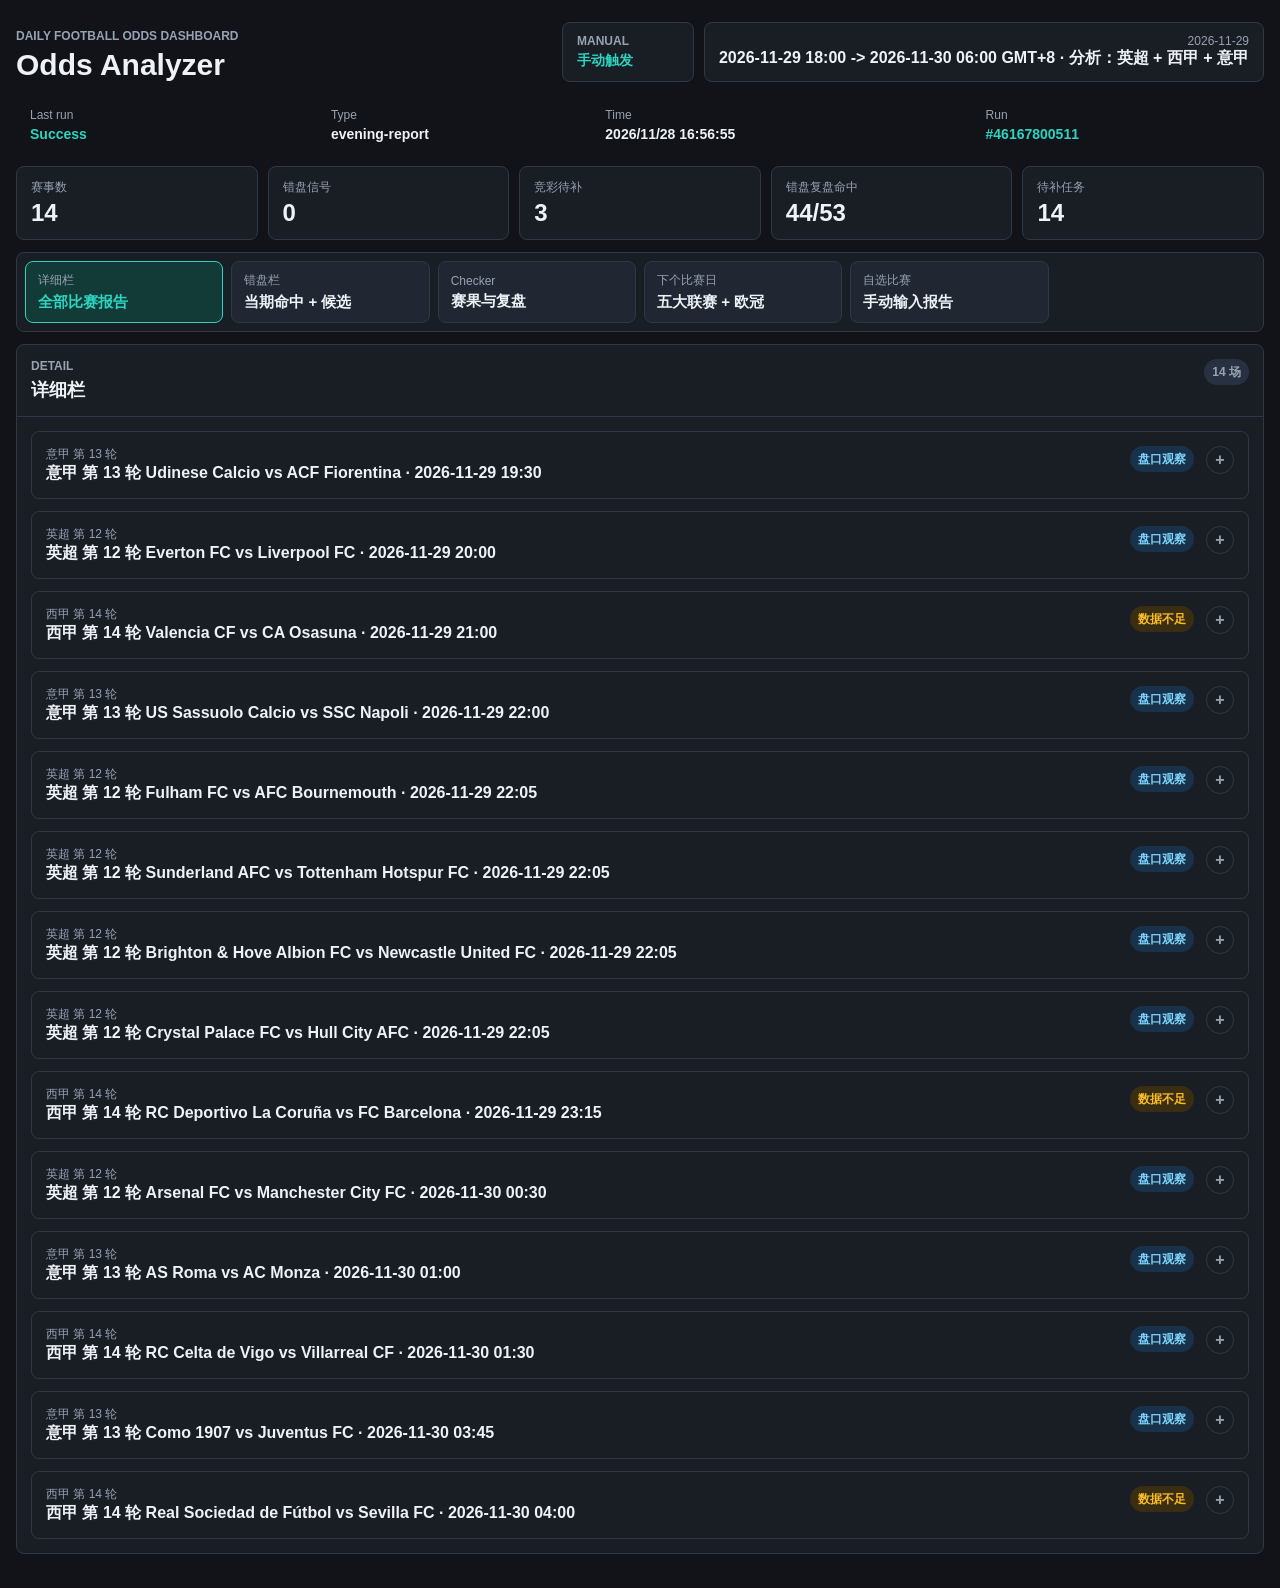
<file: index.html>
<!doctype html>
<html lang="zh-CN">
  <head>
    <meta charset="utf-8" />
    <meta name="viewport" content="width=device-width, initial-scale=1" />
    <title>Odds Analyzer</title>
    <link rel="stylesheet" href="./styles.css" />
  </head>
  <body>
    <main class="shell">
      <header class="topbar">
        <div>
          <p class="eyebrow">Daily Football Odds Dashboard</p>
          <h1>Odds Analyzer</h1>
        </div>
        <div class="top-actions">
          <a class="manual-trigger" href="https://github.com/linyinzhou/odds-analyzer/actions/workflows/manual-report.yml" target="_blank" rel="noreferrer">
            <span>Manual</span>
            <strong>手动触发</strong>
          </a>
          <div class="slate">
            <span id="slateDate">--</span>
            <strong id="slateWindow">--</strong>
          </div>
        </div>
      </header>

      <section class="run-status" aria-label="最近运行状态">
        <div>
          <span>Last run</span>
          <strong id="runStatusLabel">读取中</strong>
        </div>
        <div>
          <span>Type</span>
          <strong id="runType">--</strong>
        </div>
        <div>
          <span>Time</span>
          <strong id="runUpdatedAt">--</strong>
        </div>
        <div>
          <span>Run</span>
          <a id="runLink" href="https://github.com/linyinzhou/odds-analyzer/actions" target="_blank" rel="noreferrer">Actions</a>
        </div>
      </section>

      <section class="summary-grid" aria-label="今日赛事概览">
        <article>
          <span>赛事数</span>
          <strong id="totalMatches">0</strong>
        </article>
        <article>
          <span>错盘信号</span>
          <strong id="mismatchMatches">0</strong>
        </article>
        <article>
          <span>竞彩待补</span>
          <strong id="pendingMatches">0</strong>
        </article>
        <article>
          <span>错盘复盘命中</span>
          <strong id="checkerCount">0/0</strong>
        </article>
        <article>
          <span>待补任务</span>
          <strong id="fallbackCount">0</strong>
        </article>
      </section>

      <section class="view-shell">
        <nav class="view-nav" aria-label="栏目">
          <button class="view-button active" data-view="detail">
            <span>详细栏</span>
            <strong>全部比赛报告</strong>
          </button>
          <button class="view-button" data-view="mismatch">
            <span>错盘栏</span>
            <strong>当期命中 + 候选</strong>
          </button>
          <button class="view-button" data-view="checker">
            <span>Checker</span>
            <strong>赛果与复盘</strong>
          </button>
          <button class="view-button" data-view="schedule">
            <span>下个比赛日</span>
            <strong>五大联赛 + 欧冠</strong>
          </button>
          <button class="view-button" data-view="adhoc">
            <span>自选比赛</span>
            <strong>手动输入报告</strong>
          </button>
        </nav>

        <section class="panel" aria-live="polite">
          <div class="panel-head">
            <div>
              <p id="viewEyebrow" class="eyebrow">Detail</p>
              <h2 id="viewTitle">详细栏</h2>
            </div>
            <span id="viewCounter" class="counter">0</span>
          </div>
          <div id="viewBody" class="panel-body"></div>
        </section>
      </section>
    </main>

    <script src="./mismatch-parlays.js?v=20260920-parlay-order-1"></script>
    <script src="./app.js?v=20261013-season-model-1"></script>
  </body>
</html>
</file>
<file: styles.css>
:root {
  color-scheme: dark;
  --bg: #111318;
  --panel: #191d24;
  --panel-soft: #202632;
  --text: #eef2f7;
  --muted: #98a2b3;
  --line: #303846;
  --accent: #2dd4bf;
  --accent-weak: #123b38;
  --warn: #fbbf24;
  --warn-weak: #3b2d12;
  --danger: #fb7185;
  --danger-weak: #3f1c25;
  --watch: #7dd3fc;
  --watch-weak: #17324a;
}

* {
  box-sizing: border-box;
}

body {
  margin: 0;
  background: var(--bg);
  color: var(--text);
  font-family:
    Inter, "Segoe UI", "Microsoft YaHei", "PingFang SC", Arial, sans-serif;
}

button,
input,
select,
table {
  font: inherit;
}

button {
  color: inherit;
}

.shell {
  width: min(1380px, calc(100% - 32px));
  margin: 0 auto;
  padding: 22px 0 34px;
}

.topbar {
  display: flex;
  align-items: flex-end;
  justify-content: space-between;
  gap: 16px;
  margin-bottom: 14px;
}

.eyebrow {
  margin: 0 0 5px;
  color: var(--muted);
  font-size: 12px;
  font-weight: 700;
  letter-spacing: 0;
  text-transform: uppercase;
}

h1,
h2,
h3,
h4,
p {
  margin: 0;
  letter-spacing: 0;
}

h1 {
  font-size: 30px;
}

h2 {
  font-size: 18px;
}

h3 {
  font-size: 16px;
}

h4 {
  margin-bottom: 9px;
  font-size: 14px;
}

.slate,
.manual-trigger,
.summary-grid article,
.view-nav,
.panel,
.match-report,
.mismatch-row,
.checker-item {
  background: var(--panel);
  border: 1px solid var(--line);
  border-radius: 8px;
}


.top-actions {
  display: flex;
  align-items: stretch;
  gap: 10px;
}

.manual-trigger {
  min-width: 132px;
  padding: 11px 14px;
  color: inherit;
  text-align: left;
  text-decoration: none;
}

.manual-trigger span {
  display: block;
  color: var(--muted);
  font-size: 12px;
  font-weight: 700;
  letter-spacing: 0;
  text-transform: uppercase;
}

.manual-trigger strong {
  display: block;
  margin-top: 4px;
  color: var(--accent);
  font-size: 14px;
}

.manual-trigger:hover {
  border-color: var(--accent);
  background: var(--accent-weak);
}
.slate {
  min-width: 280px;
  padding: 11px 14px;
  text-align: right;
}

.slate span,
.summary-grid span,
.info-grid span,
.market-grid span,
.report-head span,
.mismatch-row span,
.checker-item span,
.checker-tools span,
.schedule-note span,
.schedule-competition span,
.fixture-row span {
  display: block;
  color: var(--muted);
  font-size: 12px;
}


.run-status {
  display: grid;
  grid-template-columns: 1.1fr 1fr 1.4fr 1fr;
  gap: 10px;
  margin-bottom: 12px;
  padding: 12px 14px;
}

.run-status span {
  display: block;
  color: var(--muted);
  font-size: 12px;
}

.run-status strong,
.run-status a {
  display: block;
  margin-top: 4px;
  color: var(--text);
  font-size: 14px;
  font-weight: 700;
  text-decoration: none;
}

.run-status a {
  color: var(--accent);
}

.run-state.success {
  color: var(--accent);
}

.run-state.failure,
.run-state.failed {
  color: var(--danger);
}

.run-state.in_progress,
.run-state.running {
  color: var(--watch);
}
.summary-grid {
  display: grid;
  grid-template-columns: repeat(5, minmax(0, 1fr));
  gap: 10px;
  margin-bottom: 12px;
}

.summary-grid article {
  padding: 12px 14px;
}

.summary-grid strong {
  display: block;
  margin-top: 3px;
  font-size: 24px;
}

.view-shell {
  display: grid;
  gap: 12px;
}

.view-nav {
  display: grid;
  grid-template-columns: repeat(6, minmax(0, 1fr));
  gap: 8px;
  padding: 8px;
}

.view-button {
  min-height: 62px;
  border: 1px solid var(--line);
  border-radius: 8px;
  background: var(--panel-soft);
  text-align: left;
  cursor: pointer;
  padding: 10px 12px;
}

.view-button span {
  display: block;
  color: var(--muted);
  font-size: 12px;
}

.view-button strong {
  display: block;
  margin-top: 4px;
  font-size: 15px;
}

.view-button:hover,
.view-button.active {
  border-color: var(--accent);
  background: var(--accent-weak);
}

.view-button.active strong {
  color: var(--accent);
}

.panel {
  min-width: 0;
}

.panel-head {
  display: flex;
  align-items: flex-start;
  justify-content: space-between;
  gap: 10px;
  min-height: 62px;
  padding: 14px;
  border-bottom: 1px solid var(--line);
}

.panel-body {
  padding: 14px;
}

.report-list,
.checker-list {
  display: grid;
  gap: 12px;
}

.match-report,
.mismatch-row,
.checker-item {
  padding: 14px;
}

.match-report {
  padding: 0;
}

.match-report[open] {
  border-color: #3f4a5c;
}

.match-report section + section,
.match-report .muted {
  margin-top: 14px;
}

.report-head,
.checker-item header,
.mismatch-row header {
  display: flex;
  align-items: flex-start;
  justify-content: space-between;
  gap: 12px;
  margin-bottom: 12px;
}

.report-head {
  min-height: 62px;
  margin-bottom: 0;
  padding: 14px;
  cursor: pointer;
  list-style: none;
}

.report-head::-webkit-details-marker {
  display: none;
}

.report-head::after {
  content: "+";
  flex: 0 0 auto;
  display: inline-flex;
  align-items: center;
  justify-content: center;
  width: 26px;
  height: 26px;
  border: 1px solid var(--line);
  border-radius: 999px;
  color: var(--muted);
  font-weight: 700;
}

.match-report[open] .report-head {
  border-bottom: 1px solid var(--line);
}

.match-report[open] .report-head::after {
  content: "-";
  color: var(--accent);
  border-color: var(--accent);
}

.report-head .tag {
  margin-left: auto;
}

.report-content {
  padding: 14px;
}

.info-grid,
.market-grid {
  display: grid;
  grid-template-columns: repeat(4, minmax(0, 1fr));
  gap: 8px;
}

.market-grid {
  grid-template-columns: repeat(4, minmax(0, 1fr));
}

.info-grid div,
.market-grid div,
.recommendation,
.checker-tools {
  border: 1px solid var(--line);
  border-radius: 8px;
  padding: 10px;
  background: var(--panel-soft);
}

.info-grid strong,
.market-grid strong {
  display: block;
  margin-top: 3px;
  font-size: 13px;
  line-height: 1.4;
}

.compare-table {
  width: 100%;
  border-collapse: collapse;
  table-layout: fixed;
}

.compare-table th,
.compare-table td {
  border: 1px solid var(--line);
  padding: 10px;
  text-align: left;
  vertical-align: top;
}

.compare-table th {
  background: var(--panel-soft);
  font-size: 13px;
}

.compare-table td {
  color: #d0d5dd;
  font-size: 13px;
  line-height: 1.55;
}

.market-read,
.recommendation p,
.mismatch-row p,
.checker-item p,
.muted {
  color: #d0d5dd;
  font-size: 13px;
  line-height: 1.55;
}

.market-read {
  margin-top: 9px;
}

.recommendation p + p {
  margin-top: 8px;
}

.mismatch-row + .mismatch-row {
  margin-top: 10px;
}

.mismatch-row .market-grid {
  margin-bottom: 10px;
}

.pick {
  display: block;
  margin-top: 8px;
  color: var(--accent);
  font-size: 14px;
}

.checker-tools {
  display: flex;
  align-items: center;
  justify-content: space-between;
  gap: 12px;
  margin-bottom: 12px;
}

.learning-panel {
  border: 1px solid var(--line);
  border-radius: 8px;
  background: var(--panel-soft);
  padding: 12px;
  margin-bottom: 12px;
}

.learning-panel > div:first-child {
  margin-bottom: 10px;
}

.learning-panel span {
  display: block;
  color: var(--muted);
  font-size: 12px;
}

.learning-grid {
  display: grid;
  grid-template-columns: repeat(4, minmax(0, 1fr));
  gap: 8px;
}

.frozen-evaluation .learning-grid {
  grid-template-columns: repeat(auto-fit, minmax(210px, 1fr));
}

.learning-grid article {
  border: 1px solid var(--line);
  border-radius: 8px;
  padding: 10px;
  background: #111827;
}

.learning-grid strong,
.learning-grid em {
  display: block;
  margin-top: 4px;
}

.learning-grid em {
  color: var(--accent);
  font-size: 13px;
  font-style: normal;
}

.checker-result {
  display: grid;
  grid-template-columns: 160px 150px 1fr;
  gap: 8px;
  margin-top: 10px;
}

.checker-result label {
  display: grid;
  gap: 5px;
}

.checker-result input,
.checker-result select {
  width: 100%;
  min-height: 38px;
  border: 1px solid var(--line);
  border-radius: 8px;
  background: #111827;
  color: var(--text);
  padding: 7px 9px;
}

.pagination {
  display: flex;
  align-items: center;
  justify-content: center;
  gap: 10px;
  margin-top: 12px;
}

.pagination button {
  min-width: 78px;
  min-height: 34px;
  border: 1px solid var(--line);
  border-radius: 8px;
  background: var(--panel-soft);
  cursor: pointer;
}

.pagination button:disabled {
  cursor: not-allowed;
  opacity: 0.45;
}

.pagination span {
  color: var(--muted);
  font-size: 13px;
}

.tag,
.counter {
  display: inline-flex;
  align-items: center;
  justify-content: center;
  min-height: 26px;
  padding: 4px 8px;
  border-radius: 999px;
  background: #273142;
  color: var(--muted);
  font-size: 12px;
  font-style: normal;
  font-weight: 700;
  white-space: nowrap;
}

.tag.mismatch {
  background: var(--accent-weak);
  color: var(--accent);
}

.tag.pending {
  background: var(--warn-weak);
  color: var(--warn);
}

.tag.watch {
  background: var(--watch-weak);
  color: var(--watch);
}

.tag.no-value {
  background: var(--danger-weak);
  color: var(--danger);
}

.empty {
  color: var(--muted);
  font-size: 13px;
}

@media (max-width: 860px) {
  .topbar {
    display: block;
  }

  .top-actions {
    margin-top: 12px;
    display: grid;
    grid-template-columns: 1fr;
  }

  .slate {
    text-align: left;
  }

  .summary-grid,
  .view-nav,
  .info-grid,
  .market-grid,
  .learning-grid,
  .checker-result {
    grid-template-columns: 1fr;
  }
}

@media (max-width: 640px) {
  .shell {
    width: min(100% - 20px, 1380px);
    padding-top: 16px;
  }

  h1 {
    font-size: 24px;
  }

  .report-head,
  .checker-item header,
  .mismatch-row header,
  .checker-tools {
    display: block;
  }

  .tag,
  .counter {
    margin-top: 8px;
  }
}

.schedule-note,
.schedule-competition {
  border: 1px solid var(--line);
  border-radius: 8px;
  background: var(--panel);
  padding: 14px;
}

.schedule-note {
  margin-bottom: 12px;
}

.schedule-note p {
  margin-top: 6px;
  color: #d0d5dd;
  font-size: 13px;
  line-height: 1.55;
}

.schedule-list {
  display: grid;
  gap: 12px;
}

.schedule-competition header {
  display: flex;
  align-items: flex-start;
  justify-content: space-between;
  gap: 12px;
  margin-bottom: 10px;
}

.fixture-table {
  display: grid;
  gap: 8px;
}

.fixture-row {
  display: grid;
  grid-template-columns: 120px minmax(0, 1fr) 150px;
  align-items: center;
  gap: 10px;
  border: 1px solid var(--line);
  border-radius: 8px;
  background: var(--panel-soft);
  padding: 10px;
}

.fixture-row strong {
  overflow: hidden;
  text-overflow: ellipsis;
  white-space: nowrap;
}

.fixture-row em {
  color: var(--muted);
  font-size: 12px;
  font-style: normal;
  text-align: right;
}

.staking-plan { margin-top: 12px; padding: 12px; border: 1px solid var(--line); border-radius: 8px; }
.staking-plan h4 { margin: 0 0 8px; }
.staking-plan .table-wrap { overflow-x: auto; }
.staking-plan table { width: 100%; border-collapse: collapse; }
.staking-plan th, .staking-plan td { padding: 6px; text-align: left; border-bottom: 1px solid var(--line); }

.parlay-table { max-height: 480px; overflow: auto; }
</file>
